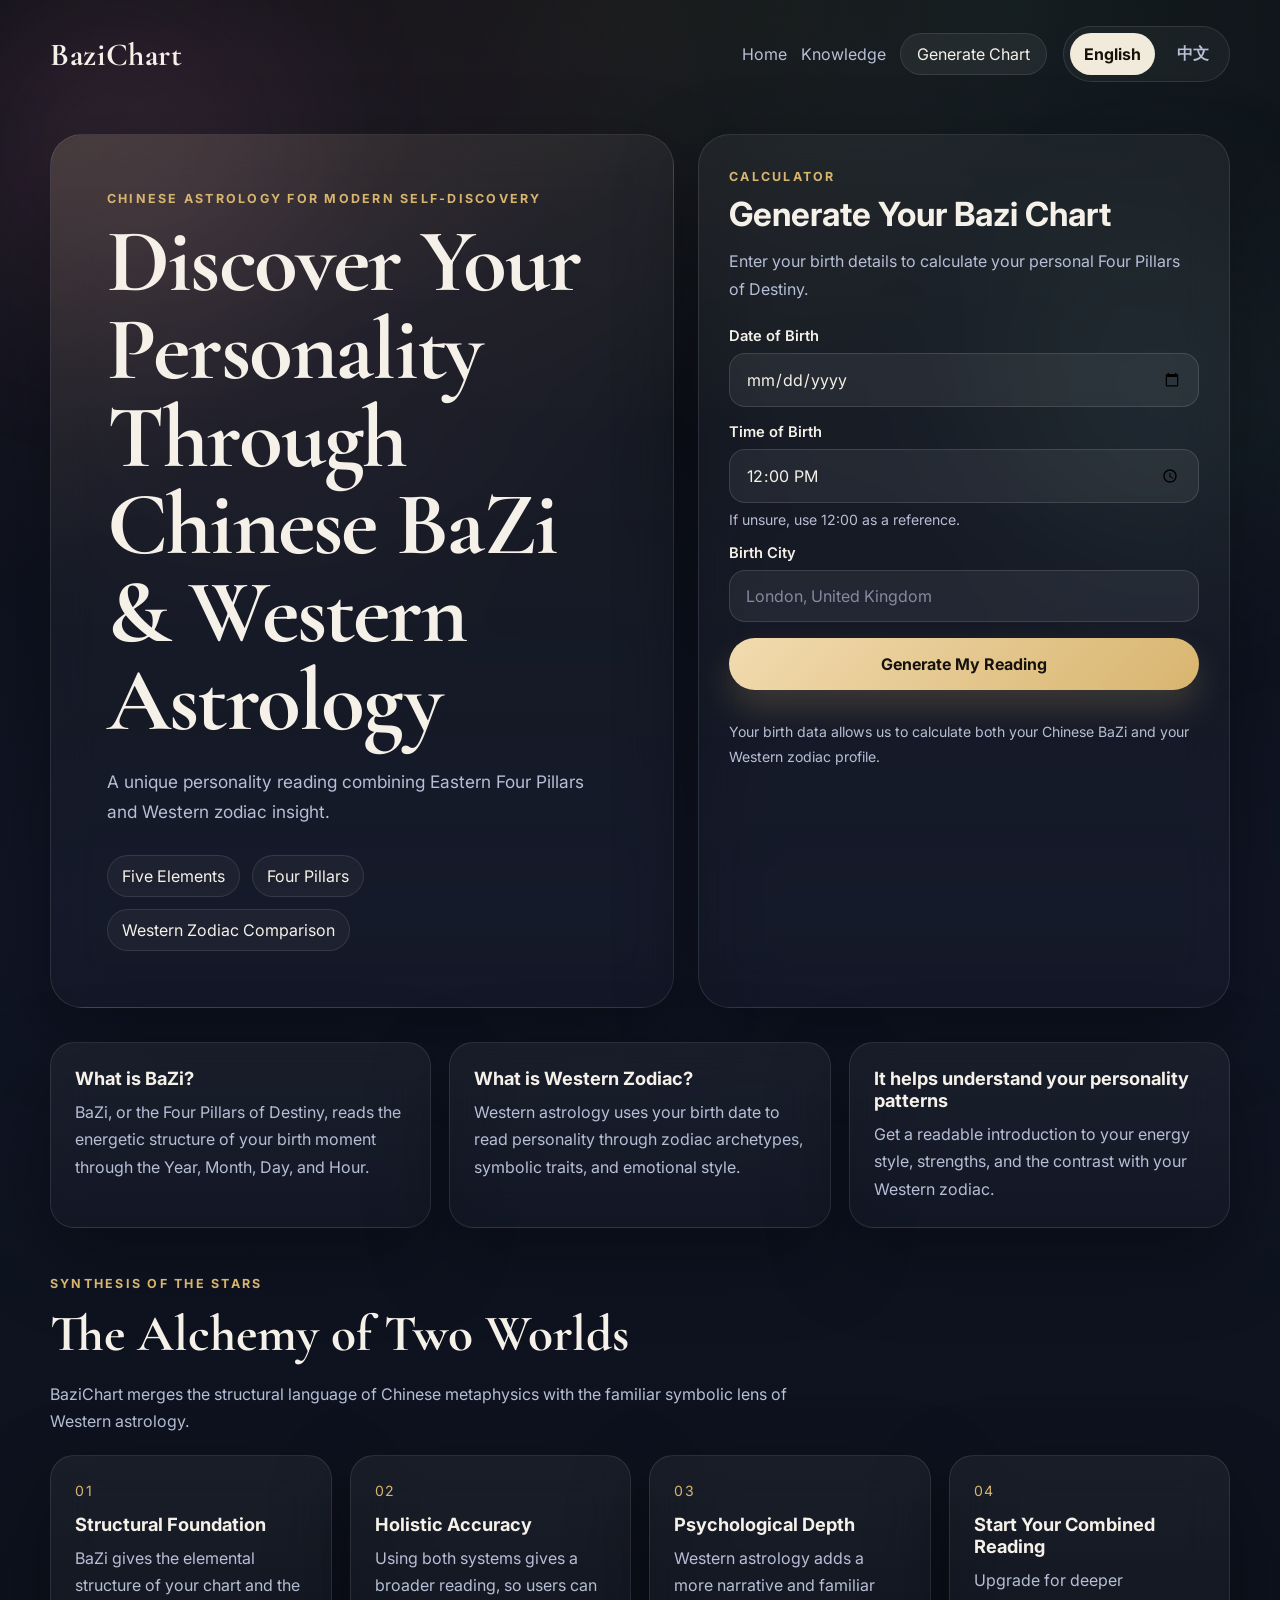
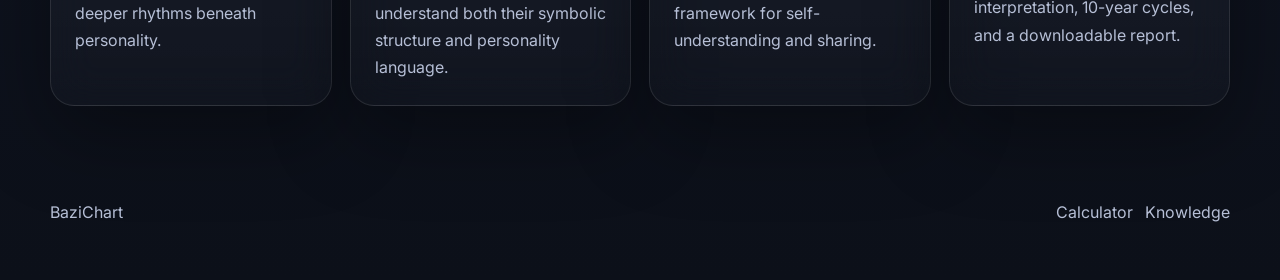
<file: index_副本.html>
<!DOCTYPE html>
<html lang="en">
  <head>
    <meta charset="UTF-8" />
    <meta name="viewport" content="width=device-width, initial-scale=1.0" />
    <title>BaziChart | Discover Your Chinese Bazi & Zodiac Personality</title>
    <meta
      name="description"
      content="Generate your Chinese Bazi chart, explore the Five Elements, and compare Chinese astrology with Western zodiac personality."
    />
    <link rel="preconnect" href="https://fonts.googleapis.com" />
    <link rel="preconnect" href="https://fonts.gstatic.com" crossorigin />
    <link
      href="https://fonts.googleapis.com/css2?family=Cormorant+Garamond:wght@500;600;700&family=Inter:wght@400;500;600;700;800&display=swap"
      rel="stylesheet"
    />
    <link rel="stylesheet" href="./styles.css" />
  </head>
  <body class="site-body">
    <div class="aurora aurora--left"></div>
    <div class="aurora aurora--right"></div>

    <header class="site-header">
      <a class="brand" href="./index.html">BaziChart</a>
      <div class="header-actions">
        <nav class="site-nav">
          <a id="nav-calculator" href="./index.html">Calculator</a>
          <a id="nav-knowledge" href="./knowledge.html">Knowledge</a>
          <a class="nav-chip" id="nav-generate" href="#calculator">Generate Chart</a>
        </nav>
        <div class="lang-switch" aria-label="language switch">
          <button class="lang-button" data-lang-switch="en" type="button">English</button>
          <button class="lang-button" data-lang-switch="zh" type="button">中文</button>
        </div>
      </div>
    </header>

    <main>
      <section class="hero-shell">
        <div class="hero-copy">
          <p class="eyebrow" id="home-eyebrow">Chinese Astrology for Modern Self-Discovery</p>
          <h1 id="home-title">Discover Your Chinese Bazi & Zodiac Personality</h1>
          <p class="hero-text" id="home-subtitle">
            Explore your personality through Chinese Bazi astrology and Western zodiac comparison.
            Generate your Four Pillars chart, review your Five Elements balance, and unlock a premium
            report when you want to go deeper.
          </p>

          <div class="hero-pills">
            <span id="pill-1">Four Pillars</span>
            <span id="pill-2">Five Elements</span>
            <span id="pill-3">Western Zodiac Comparison</span>
          </div>
        </div>

        <div class="calculator-card" id="calculator">
          <div class="card-topline" id="calc-topline">Calculator</div>
          <h2 id="calc-title">Generate Your Bazi Chart</h2>
          <p class="card-text" id="calc-copy">
            Enter your birth details to calculate your personal Four Pillars of Destiny.
          </p>

          <form id="calculator-form" class="calculator-form">
            <label class="field">
              <span id="field-date-label">Birth Date</span>
              <input id="birth-date" name="birth-date" type="date" required />
            </label>

            <label class="field">
              <span id="field-time-label">Birth Time</span>
              <input id="birth-time" name="birth-time" type="time" value="12:00" required />
              <small id="field-time-help">If you are unsure about the exact birth time, use 12:00 as a reference.</small>
            </label>

            <label class="field">
              <span id="field-location-label">Birth Location</span>
              <input
                id="birth-location"
                name="birth-location"
                type="text"
                list="location-list"
                placeholder="City, Country"
                required
              />
              <datalist id="location-list"></datalist>
            </label>

            <button type="submit" class="primary-button" id="calc-button">Generate My Bazi Chart</button>
            <p class="micro-note" id="calc-note">
              Bazi uses your birth time to create a Four Pillars chart and reveal your Five Elements balance.
            </p>
          </form>
        </div>
      </section>

      <section class="feature-strip">
        <article class="info-card">
          <h3 id="feature-1-title">Bazi uses your birth time to create a Four Pillars chart</h3>
          <p id="feature-1-copy">
            Your year, month, day, and hour become the core symbolic structure of your Chinese astrology reading.
          </p>
        </article>
        <article class="info-card">
          <h3 id="feature-2-title">It reveals your Five Elements balance</h3>
          <p id="feature-2-copy">
            See how Wood, Fire, Earth, Metal, and Water distribute through your chart and which energies stand out.
          </p>
        </article>
        <article class="info-card">
          <h3 id="feature-3-title">It helps understand your personality patterns</h3>
          <p id="feature-3-copy">
            Get a readable introduction to your energy style, strengths, and the contrast with your Western zodiac.
          </p>
        </article>
      </section>

      <section class="product-band">
        <div class="band-copy">
          <p class="eyebrow" id="how-eyebrow">How It Works</p>
          <h2 id="how-title">Simple to use. Easy to understand. Built to share.</h2>
          <p id="how-copy">
            We designed BaziChart for international users who are curious about Chinese metaphysics but want a
            modern, approachable experience.
          </p>
        </div>

        <div class="steps-grid">
          <article class="step-card">
            <span class="step-no">01</span>
            <h3 id="step-1-title">Enter birth info</h3>
            <p id="step-1-copy">Add your birth date, birth time, and birth location.</p>
          </article>
          <article class="step-card">
            <span class="step-no">02</span>
            <h3 id="step-2-title">Generate Bazi</h3>
            <p id="step-2-copy">We convert your data into a Four Pillars chart and Five Elements profile.</p>
          </article>
          <article class="step-card">
            <span class="step-no">03</span>
            <h3 id="step-3-title">View result</h3>
            <p id="step-3-copy">See your Western zodiac, hidden elements, and a short personality reading.</p>
          </article>
          <article class="step-card">
            <span class="step-no">04</span>
            <h3 id="step-4-title">Unlock full analysis</h3>
            <p id="step-4-copy">Upgrade for deeper interpretation, 10-year cycles, and a downloadable report.</p>
          </article>
        </div>
      </section>
    </main>

    <footer class="site-footer">
      <p>BaziChart</p>
      <div class="footer-links">
        <a id="footer-calculator" href="./index.html">Calculator</a>
        <a id="footer-knowledge" href="./knowledge.html">Knowledge</a>
      </div>
    </footer>

    <script src="./shared.js"></script>
    <script src="./home.js"></script>
  </body>
</html>
</file>
<file: styles.css>
:root {
  --bg: #0d1016;
  --bg-soft: #141927;
  --card: rgba(20, 25, 39, 0.72);
  --card-strong: rgba(24, 31, 48, 0.88);
  --line: rgba(255, 255, 255, 0.1);
  --text: #f5f1e8;
  --muted: #b6bfd6;
  --gold: #d8b56f;
  --gold-soft: rgba(216, 181, 111, 0.18);
  --rose: #f39ac7;
  --green: #7bd4b5;
  --shadow: 0 28px 80px rgba(0, 0, 0, 0.34);
}

* {
  box-sizing: border-box;
}

html {
  scroll-behavior: smooth;
}

body {
  margin: 0;
  min-height: 100vh;
  font-family: "Inter", sans-serif;
  color: var(--text);
  background:
    radial-gradient(circle at top, rgba(216, 181, 111, 0.06), transparent 22%),
    radial-gradient(circle at 20% 10%, rgba(243, 154, 199, 0.08), transparent 24%),
    radial-gradient(circle at 80% 0%, rgba(123, 212, 181, 0.08), transparent 26%),
    linear-gradient(180deg, #0b0d13 0%, #101525 48%, #0c1019 100%);
}

body[data-lang="zh"] {
  font-family: "Inter", "PingFang SC", "Noto Serif SC", sans-serif;
}

a {
  color: inherit;
  text-decoration: none;
}

button,
input {
  font: inherit;
}

.site-body {
  position: relative;
  overflow-x: hidden;
}

.aurora {
  position: fixed;
  width: 34rem;
  height: 34rem;
  border-radius: 999px;
  filter: blur(80px);
  opacity: 0.2;
  pointer-events: none;
  z-index: 0;
}

.aurora--left {
  top: -8rem;
  left: -10rem;
  background: radial-gradient(circle, rgba(243, 154, 199, 0.72), transparent 64%);
}

.aurora--right {
  top: 8rem;
  right: -10rem;
  background: radial-gradient(circle, rgba(123, 212, 181, 0.52), transparent 66%);
}

.site-header,
.hero-shell,
.feature-strip,
.product-band,
.site-footer,
.learn-layout,
.result-layout,
.checkout-layout {
  width: min(1180px, calc(100% - 32px));
  margin: 0 auto;
  position: relative;
  z-index: 1;
}

.site-header {
  padding: 26px 0 18px;
  display: flex;
  align-items: center;
  justify-content: space-between;
  gap: 18px;
}

.header-actions {
  display: flex;
  align-items: center;
  gap: 16px;
  flex-wrap: wrap;
  justify-content: flex-end;
}

.brand {
  font-family: "Cormorant Garamond", serif;
  font-size: 2rem;
  font-weight: 700;
  letter-spacing: 0.02em;
}

.site-nav {
  display: flex;
  flex-wrap: wrap;
  align-items: center;
  gap: 14px;
  color: var(--muted);
}

.site-nav a:hover {
  color: var(--text);
}

.nav-chip,
.primary-button,
.primary-button--light {
  display: inline-flex;
  align-items: center;
  justify-content: center;
  border-radius: 999px;
  transition: transform 180ms ease, box-shadow 180ms ease, opacity 180ms ease;
}

.lang-switch {
  display: inline-flex;
  gap: 8px;
  padding: 6px;
  border: 1px solid var(--line);
  border-radius: 999px;
  background: rgba(255, 255, 255, 0.04);
}

.lang-button {
  border: none;
  background: transparent;
  color: var(--muted);
  border-radius: 999px;
  padding: 10px 14px;
  cursor: pointer;
  font-weight: 700;
}

.lang-button.is-active {
  background: rgba(255, 248, 232, 0.94);
  color: #17120a;
}

.nav-chip {
  padding: 10px 16px;
  background: rgba(255, 255, 255, 0.06);
  border: 1px solid var(--line);
  color: var(--text);
}

.nav-chip:hover,
.primary-button:hover,
.primary-button--light:hover {
  transform: translateY(-2px);
}

.hero-shell {
  padding: 34px 0 22px;
  display: grid;
  grid-template-columns: 1.08fr 0.92fr;
  gap: 24px;
}

.hero-copy,
.calculator-card,
.info-card,
.step-card,
.result-card,
.premium-card,
.learn-card {
  position: relative;
  border: 1px solid var(--line);
  background: linear-gradient(180deg, rgba(255, 255, 255, 0.05), rgba(255, 255, 255, 0.02));
  box-shadow: var(--shadow);
  backdrop-filter: blur(22px);
}

.hero-copy,
.calculator-card {
  border-radius: 32px;
  overflow: hidden;
}

.hero-copy {
  padding: 56px;
  background:
    linear-gradient(145deg, rgba(216, 181, 111, 0.12), transparent 34%),
    linear-gradient(180deg, rgba(255, 255, 255, 0.05), rgba(255, 255, 255, 0.02));
}

.eyebrow,
.card-topline {
  margin: 0 0 12px;
  color: var(--gold);
  text-transform: uppercase;
  letter-spacing: 0.18em;
  font-size: 0.78rem;
  font-weight: 700;
}

.hero-copy h1,
.result-intro h1,
.learn-hero h1 {
  margin: 0;
  font-family: "Cormorant Garamond", serif;
  font-size: clamp(3.3rem, 7vw, 6rem);
  line-height: 0.98;
  letter-spacing: -0.02em;
}

.hero-text,
.card-text,
.micro-note,
.section-help,
.compare-note {
  color: var(--muted);
  line-height: 1.75;
}

.hero-text {
  margin: 22px 0 0;
  max-width: 620px;
  font-size: 1.08rem;
}

.hero-pills,
.pillars-guide,
.premium-grid,
.learn-list,
.elements-legend,
.footer-links {
  display: flex;
  flex-wrap: wrap;
  gap: 12px;
}

.hero-icons,
.intro-icons {
  display: flex;
  gap: 12px;
  margin-bottom: 18px;
}

.hero-symbol {
  width: 54px;
  height: 54px;
  display: grid;
  place-items: center;
  border-radius: 16px;
  color: var(--gold);
  background: rgba(216, 181, 111, 0.08);
  border: 1px solid rgba(216, 181, 111, 0.16);
}

.hero-symbol svg {
  width: 30px;
  height: 30px;
}

.hero-symbol--small {
  width: 46px;
  height: 46px;
}

.hero-pills {
  margin-top: 28px;
}

.hero-pills span,
.pillars-guide span,
.learn-list span,
.elements-legend span,
.premium-grid span {
  border: 1px solid var(--line);
  background: rgba(255, 255, 255, 0.04);
  padding: 10px 14px;
  border-radius: 999px;
  color: var(--text);
}

.calculator-card {
  padding: 34px 30px 30px;
}

.calculator-card h2,
.result-card h2,
.learn-card h2,
.premium-card h2 {
  margin: 0;
  font-size: clamp(1.7rem, 2.6vw, 2.4rem);
  line-height: 1.1;
}

.card-text {
  margin: 14px 0 0;
}

.calculator-form {
  margin-top: 24px;
  display: grid;
  gap: 16px;
}

.field {
  display: grid;
  gap: 8px;
}

.date-grid {
  display: grid;
  grid-template-columns: 1.4fr 1fr 1fr;
  gap: 10px;
}

.field span {
  font-size: 0.92rem;
  font-weight: 600;
  color: var(--text);
}

.field input {
  width: 100%;
  padding: 15px 16px;
  border-radius: 16px;
  border: 1px solid rgba(255, 255, 255, 0.12);
  background: rgba(255, 255, 255, 0.06);
  color: var(--text);
  outline: none;
}

.field input::placeholder {
  color: rgba(182, 191, 214, 0.66);
}

.field input:focus {
  border-color: rgba(216, 181, 111, 0.56);
  box-shadow: 0 0 0 4px rgba(216, 181, 111, 0.12);
}

small,
.micro-note {
  font-size: 0.88rem;
  color: var(--muted);
}

.primary-button,
.primary-button--light {
  border: none;
  cursor: pointer;
  font-weight: 700;
  padding: 15px 22px;
  min-height: 52px;
}

.primary-button {
  background: linear-gradient(135deg, #f2dbb0 0%, #d8b56f 100%);
  color: #16120d;
  box-shadow: 0 18px 34px rgba(216, 181, 111, 0.2);
}

.primary-button--light {
  background: #fff8e8;
  color: #1a1712;
}

.feature-strip,
.steps-grid,
.result-grid,
.learn-grid {
  display: grid;
  gap: 18px;
}

.entertainment-note {
  margin: 12px 0 0;
  color: rgba(245, 241, 232, 0.64);
  font-size: 0.82rem;
  line-height: 1.6;
}

.feature-strip {
  grid-template-columns: repeat(3, minmax(0, 1fr));
  padding: 12px 0 36px;
}

.info-card,
.step-card {
  padding: 24px;
  border-radius: 24px;
}

.info-card h3,
.step-card h3 {
  margin: 0 0 10px;
  font-size: 1.14rem;
}

.info-card p,
.step-card p {
  margin: 0;
  color: var(--muted);
  line-height: 1.7;
}

.product-band {
  padding: 12px 0 56px;
}

.band-copy {
  margin-bottom: 20px;
}

.band-copy h2 {
  margin: 0;
  font-family: "Cormorant Garamond", serif;
  font-size: clamp(2.3rem, 4vw, 3.6rem);
}

.band-copy p:last-child {
  max-width: 760px;
  color: var(--muted);
  line-height: 1.7;
}

.steps-grid {
  grid-template-columns: repeat(4, minmax(0, 1fr));
}

.step-no {
  display: inline-flex;
  margin-bottom: 14px;
  color: var(--gold);
  font-size: 0.88rem;
  letter-spacing: 0.14em;
  text-transform: uppercase;
}

.site-footer {
  padding: 24px 0 42px;
  display: flex;
  align-items: center;
  justify-content: space-between;
  gap: 18px;
  color: var(--muted);
}

.result-layout,
.learn-layout,
.checkout-layout {
  padding: 28px 0 52px;
}

.result-intro,
.learn-hero {
  margin-bottom: 24px;
}

.result-intro h1,
.learn-hero h1 {
  font-size: clamp(2.8rem, 5vw, 4.7rem);
}

.result-grid {
  grid-template-columns: repeat(2, minmax(0, 1fr));
}

.result-card,
.premium-card,
.learn-card {
  padding: 28px;
  border-radius: 28px;
}

.result-card--wide,
.premium-card,
.learn-card--wide {
  grid-column: 1 / -1;
}

.section-title-row {
  display: flex;
  justify-content: space-between;
  align-items: end;
  gap: 18px;
}

.table-scroll {
  overflow-x: auto;
}

.pillars-table,
.compare-table {
  width: 100%;
  min-width: 760px;
  border-collapse: collapse;
}

.pillars-table th,
.pillars-table td,
.compare-table th,
.compare-table td {
  padding: 14px 12px;
  text-align: left;
  border-bottom: 1px solid var(--line);
  vertical-align: top;
}

.pillars-table th,
.compare-table th {
  color: var(--muted);
  font-size: 0.9rem;
  text-transform: uppercase;
  letter-spacing: 0.08em;
}

.pillars-table td:first-child {
  color: var(--muted);
  min-width: 180px;
}

.term-main {
  display: block;
  font-weight: 700;
  line-height: 1.45;
}

.term-sub {
  display: block;
  margin-top: 4px;
  color: var(--muted);
  font-size: 0.86rem;
  line-height: 1.5;
}

.term-divider {
  display: inline-block;
  margin: 0 4px;
  color: var(--muted);
}

.hidden-grid,
.elements-bars {
  display: grid;
  gap: 12px;
  margin-top: 18px;
}

.hidden-pill {
  border: 1px solid var(--line);
  background: rgba(255, 255, 255, 0.03);
  border-radius: 20px;
  padding: 16px;
}

.hidden-pill h3 {
  margin: 0 0 6px;
  font-size: 1rem;
}

.hidden-pill p {
  margin: 0;
  color: var(--muted);
  line-height: 1.65;
}

.hidden-pill--rich {
  display: grid;
  gap: 12px;
}

.hidden-pill-head {
  display: grid;
  gap: 6px;
  padding-bottom: 10px;
  border-bottom: 1px solid rgba(255, 255, 255, 0.08);
}

.hidden-pill-line {
  font-weight: 600;
  font-size: 0.92rem;
}

.element-row {
  display: grid;
  grid-template-columns: 96px 1fr auto;
  align-items: center;
  gap: 12px;
}

.element-row strong {
  font-size: 0.95rem;
}

.element-track {
  height: 12px;
  border-radius: 999px;
  background: rgba(255, 255, 255, 0.08);
  overflow: hidden;
}

.element-fill {
  height: 100%;
  border-radius: 999px;
  background: linear-gradient(90deg, var(--gold), var(--rose));
}

.compare-card {
  margin-top: 22px;
  padding: 18px;
  border-radius: 20px;
  border: 1px solid rgba(216, 181, 111, 0.18);
  background: rgba(216, 181, 111, 0.06);
}

.elements-wheel-layout {
  display: grid;
  grid-template-columns: 260px 1fr;
  gap: 22px;
  align-items: center;
  margin-top: 18px;
}

.elements-wheel-wrap {
  position: relative;
  width: 220px;
  height: 220px;
  margin: 0 auto;
}

.elements-wheel {
  width: 100%;
  height: 100%;
  border-radius: 999px;
  border: 1px solid rgba(255, 255, 255, 0.12);
  box-shadow: inset 0 0 0 12px rgba(255, 255, 255, 0.04);
}

.elements-wheel::after {
  content: "";
  position: absolute;
  inset: 34px;
  border-radius: 999px;
  background: rgba(13, 16, 22, 0.92);
  border: 1px solid rgba(255, 255, 255, 0.1);
}

.elements-wheel-center {
  position: absolute;
  inset: 0;
  display: grid;
  place-items: center;
  z-index: 1;
  font-weight: 700;
  text-align: center;
  padding: 0 58px;
}

.element-explain-grid {
  display: grid;
  grid-template-columns: repeat(2, minmax(0, 1fr));
  gap: 14px;
  margin-top: 18px;
}

.element-insight-grid {
  display: grid;
  grid-template-columns: repeat(3, minmax(0, 1fr));
  gap: 14px;
  margin-top: 18px;
}

.element-insight-card,
.element-explain-card {
  border: 1px solid var(--line);
  background: rgba(255, 255, 255, 0.03);
  border-radius: 18px;
  padding: 18px;
}

.element-insight-kicker {
  margin: 0 0 8px;
  color: var(--gold);
  text-transform: uppercase;
  letter-spacing: 0.12em;
  font-size: 0.72rem;
  font-weight: 700;
}

.element-insight-card h3,
.element-explain-card h3 {
  margin: 0 0 8px;
}

.element-insight-card p,
.element-explain-card p {
  margin: 0;
  color: var(--muted);
  line-height: 1.72;
}

.compare-label {
  margin: 0 0 8px;
  color: var(--gold);
  text-transform: uppercase;
  letter-spacing: 0.14em;
  font-size: 0.76rem;
  font-weight: 700;
}

.premium-card {
  display: grid;
  gap: 20px;
  background:
    linear-gradient(140deg, rgba(216, 181, 111, 0.26), rgba(216, 181, 111, 0.08)),
    linear-gradient(180deg, rgba(255, 255, 255, 0.06), rgba(255, 255, 255, 0.02));
}

.learn-grid {
  grid-template-columns: repeat(2, minmax(0, 1fr));
}

.knowledge-hero {
  display: grid;
  grid-template-columns: 1.1fr 0.9fr;
  gap: 24px;
  align-items: center;
}

.mystic-orbit,
.symbol-card {
  position: relative;
  border: 1px solid var(--line);
  background: linear-gradient(180deg, rgba(255, 255, 255, 0.05), rgba(255, 255, 255, 0.02));
  box-shadow: var(--shadow);
  backdrop-filter: blur(22px);
}

.mystic-orbit {
  min-height: 360px;
  border-radius: 32px;
  overflow: hidden;
}

.orbit-ring {
  position: absolute;
  inset: 50%;
  border-radius: 999px;
  border: 1px solid rgba(216, 181, 111, 0.22);
  transform: translate(-50%, -50%);
}

.orbit-ring--1 {
  width: 160px;
  height: 160px;
}

.orbit-ring--2 {
  width: 260px;
  height: 260px;
}

.orbit-core {
  position: absolute;
  inset: 50%;
  width: 92px;
  height: 92px;
  border-radius: 999px;
  transform: translate(-50%, -50%);
  display: grid;
  place-items: center;
  background: radial-gradient(circle, rgba(216, 181, 111, 0.24), rgba(216, 181, 111, 0.08));
  border: 1px solid rgba(216, 181, 111, 0.28);
  color: var(--gold);
}

.orbit-core svg {
  width: 42px;
  height: 42px;
}

.orbit-star {
  position: absolute;
  width: 10px;
  height: 10px;
  border-radius: 999px;
  background: #fff7d8;
  box-shadow: 0 0 18px rgba(255, 247, 216, 0.9);
}

.orbit-star--1 { top: 22%; left: 58%; }
.orbit-star--2 { top: 66%; left: 26%; }
.orbit-star--3 { top: 70%; left: 72%; }

.symbol-grid {
  width: min(1180px, calc(100% - 32px));
  margin: 0 auto 20px;
  position: relative;
  z-index: 1;
  display: grid;
  grid-template-columns: repeat(3, minmax(0, 1fr));
  gap: 18px;
}

.symbol-card {
  border-radius: 24px;
  padding: 24px;
}

.symbol-icon {
  width: 68px;
  height: 68px;
  display: grid;
  place-items: center;
  border-radius: 18px;
  margin-bottom: 16px;
  color: var(--gold);
  background: rgba(216, 181, 111, 0.08);
}

.symbol-icon svg {
  width: 42px;
  height: 42px;
}

.symbol-card h3 {
  margin: 0 0 10px;
  font-size: 1.16rem;
}

.symbol-card p {
  margin: 0;
  color: var(--muted);
  line-height: 1.72;
}

.learn-card p {
  color: var(--muted);
  line-height: 1.75;
}

.compare-note {
  margin-top: 14px;
}

.checkout-card {
  border: 1px solid var(--line);
  border-radius: 32px;
  padding: 34px;
  background:
    linear-gradient(145deg, rgba(216, 181, 111, 0.14), transparent 30%),
    linear-gradient(180deg, rgba(255, 255, 255, 0.05), rgba(255, 255, 255, 0.02));
  box-shadow: var(--shadow);
  backdrop-filter: blur(22px);
}

.checkout-card h1 {
  margin: 0;
  font-family: "Cormorant Garamond", serif;
  font-size: clamp(2.8rem, 5vw, 4.6rem);
  line-height: 0.98;
}

.checkout-grid,
.split-fields,
.cycles-grid {
  display: grid;
  gap: 18px;
}

.checkout-grid {
  margin-top: 26px;
  grid-template-columns: 0.92fr 1.08fr;
}

.checkout-panel {
  border: 1px solid var(--line);
  border-radius: 24px;
  background: rgba(255, 255, 255, 0.04);
  padding: 24px;
}

.checkout-form {
  display: grid;
  gap: 16px;
}

.checkout-price-row {
  display: flex;
  justify-content: space-between;
  align-items: start;
  gap: 18px;
}

.status-pill {
  display: inline-flex;
  padding: 8px 12px;
  border-radius: 999px;
  background: rgba(123, 212, 181, 0.12);
  border: 1px solid rgba(123, 212, 181, 0.22);
  color: #d8fff3;
  font-size: 0.84rem;
  font-weight: 700;
  text-transform: uppercase;
  letter-spacing: 0.08em;
}

.split-fields {
  grid-template-columns: repeat(2, minmax(0, 1fr));
}

.cycles-grid {
  grid-template-columns: repeat(2, minmax(0, 1fr));
}

.cycle-card {
  border: 1px solid var(--line);
  border-radius: 22px;
  background: rgba(255, 255, 255, 0.04);
  padding: 22px;
}

.cycle-card h3 {
  margin: 0 0 10px;
  font-size: 1.2rem;
}

.cycle-card p:last-child {
  margin: 0;
  color: var(--muted);
  line-height: 1.72;
}

@media (max-width: 1024px) {
  .hero-shell,
  .feature-strip,
  .steps-grid,
  .result-grid,
  .learn-grid,
  .checkout-grid,
  .cycles-grid,
  .symbol-grid,
  .knowledge-hero,
  .element-insight-grid,
  .element-explain-grid,
  .elements-wheel-layout {
    grid-template-columns: 1fr;
  }

  .section-title-row,
  .site-footer,
  .site-header,
  .header-actions {
    align-items: start;
    flex-direction: column;
  }
}

@media (max-width: 720px) {
  .hero-copy,
  .calculator-card,
  .result-card,
  .premium-card,
  .learn-card {
    padding: 22px;
    border-radius: 24px;
  }

  .hero-shell,
  .result-layout,
  .learn-layout,
  .checkout-layout {
    width: min(100% - 20px, 1180px);
  }

  .brand {
    font-size: 1.7rem;
  }

  .hero-copy h1,
  .result-intro h1,
  .learn-hero h1 {
    font-size: clamp(2.5rem, 12vw, 4rem);
  }

  .element-row {
    grid-template-columns: 1fr;
  }

  .checkout-card {
    padding: 22px;
    border-radius: 24px;
  }

  .elements-wheel-wrap {
    width: 200px;
    height: 200px;
  }

  .date-grid {
    grid-template-columns: 1fr;
  }
}
</file>
